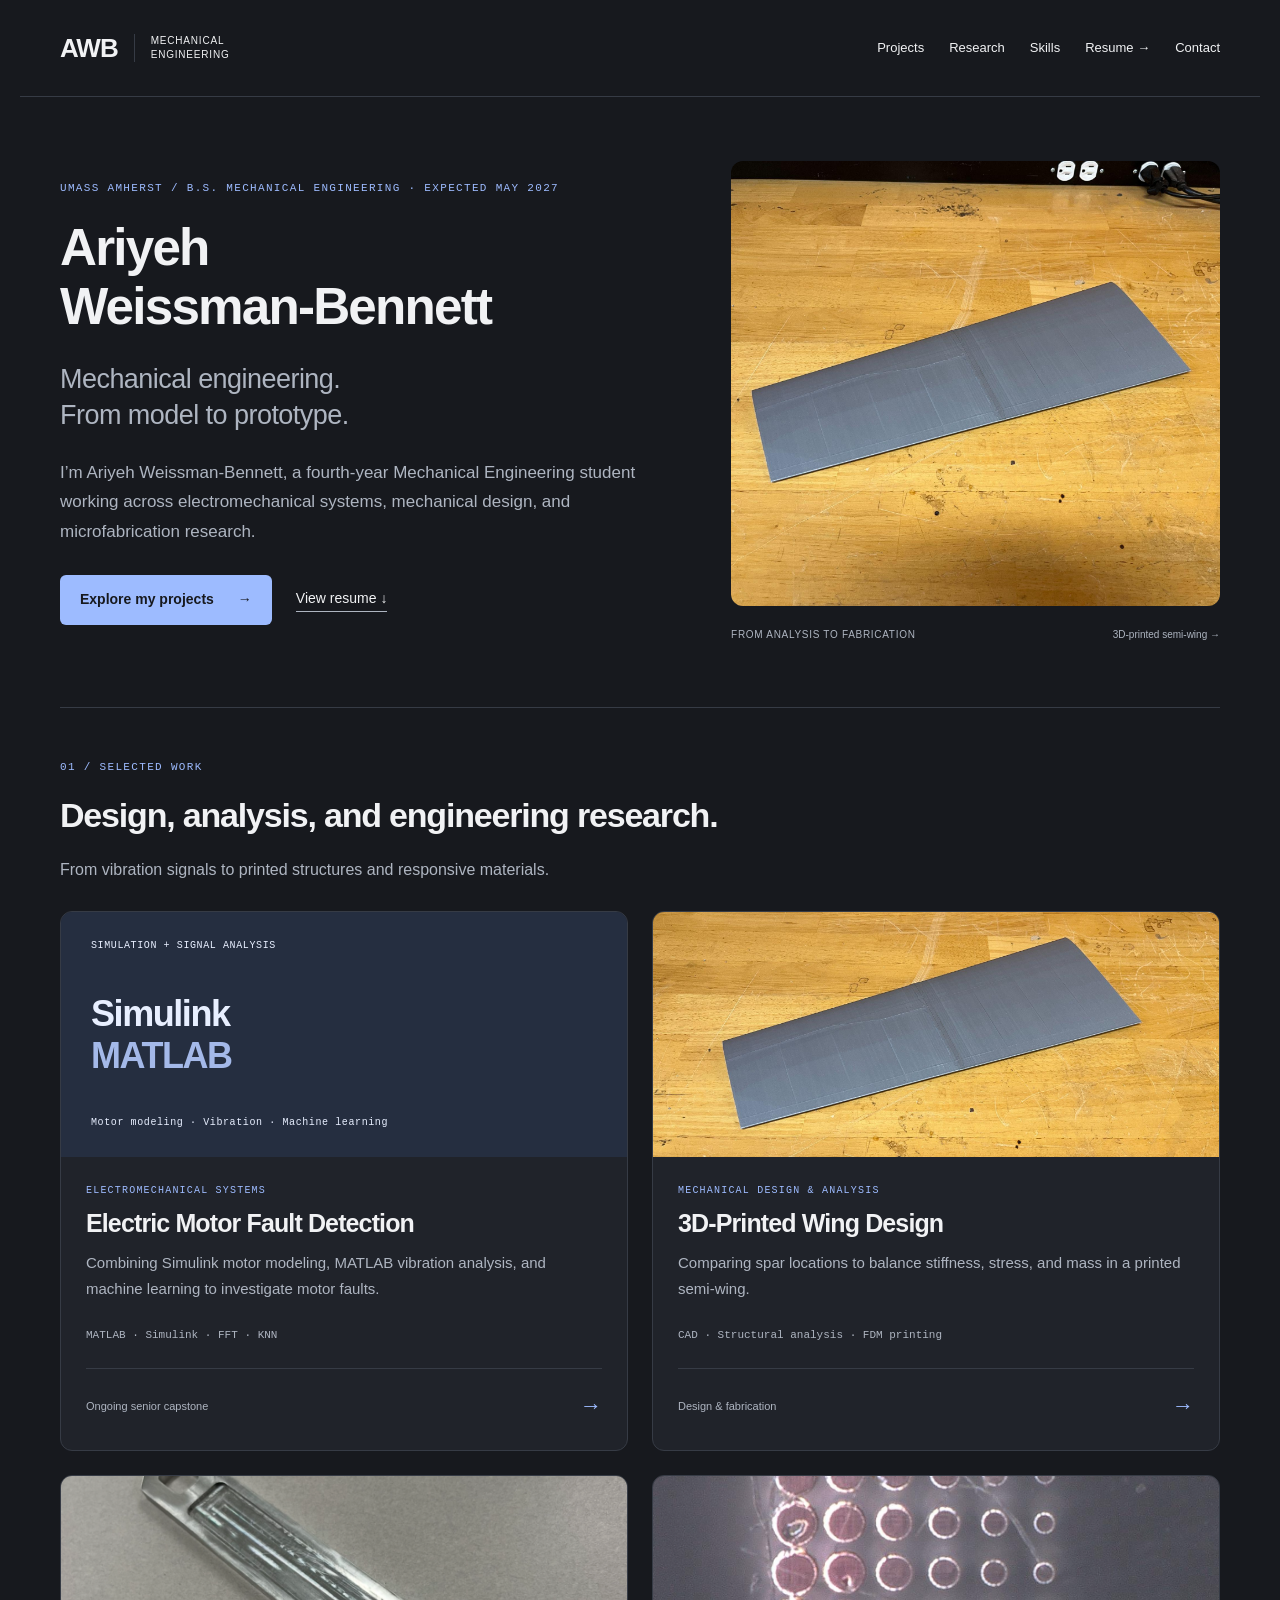
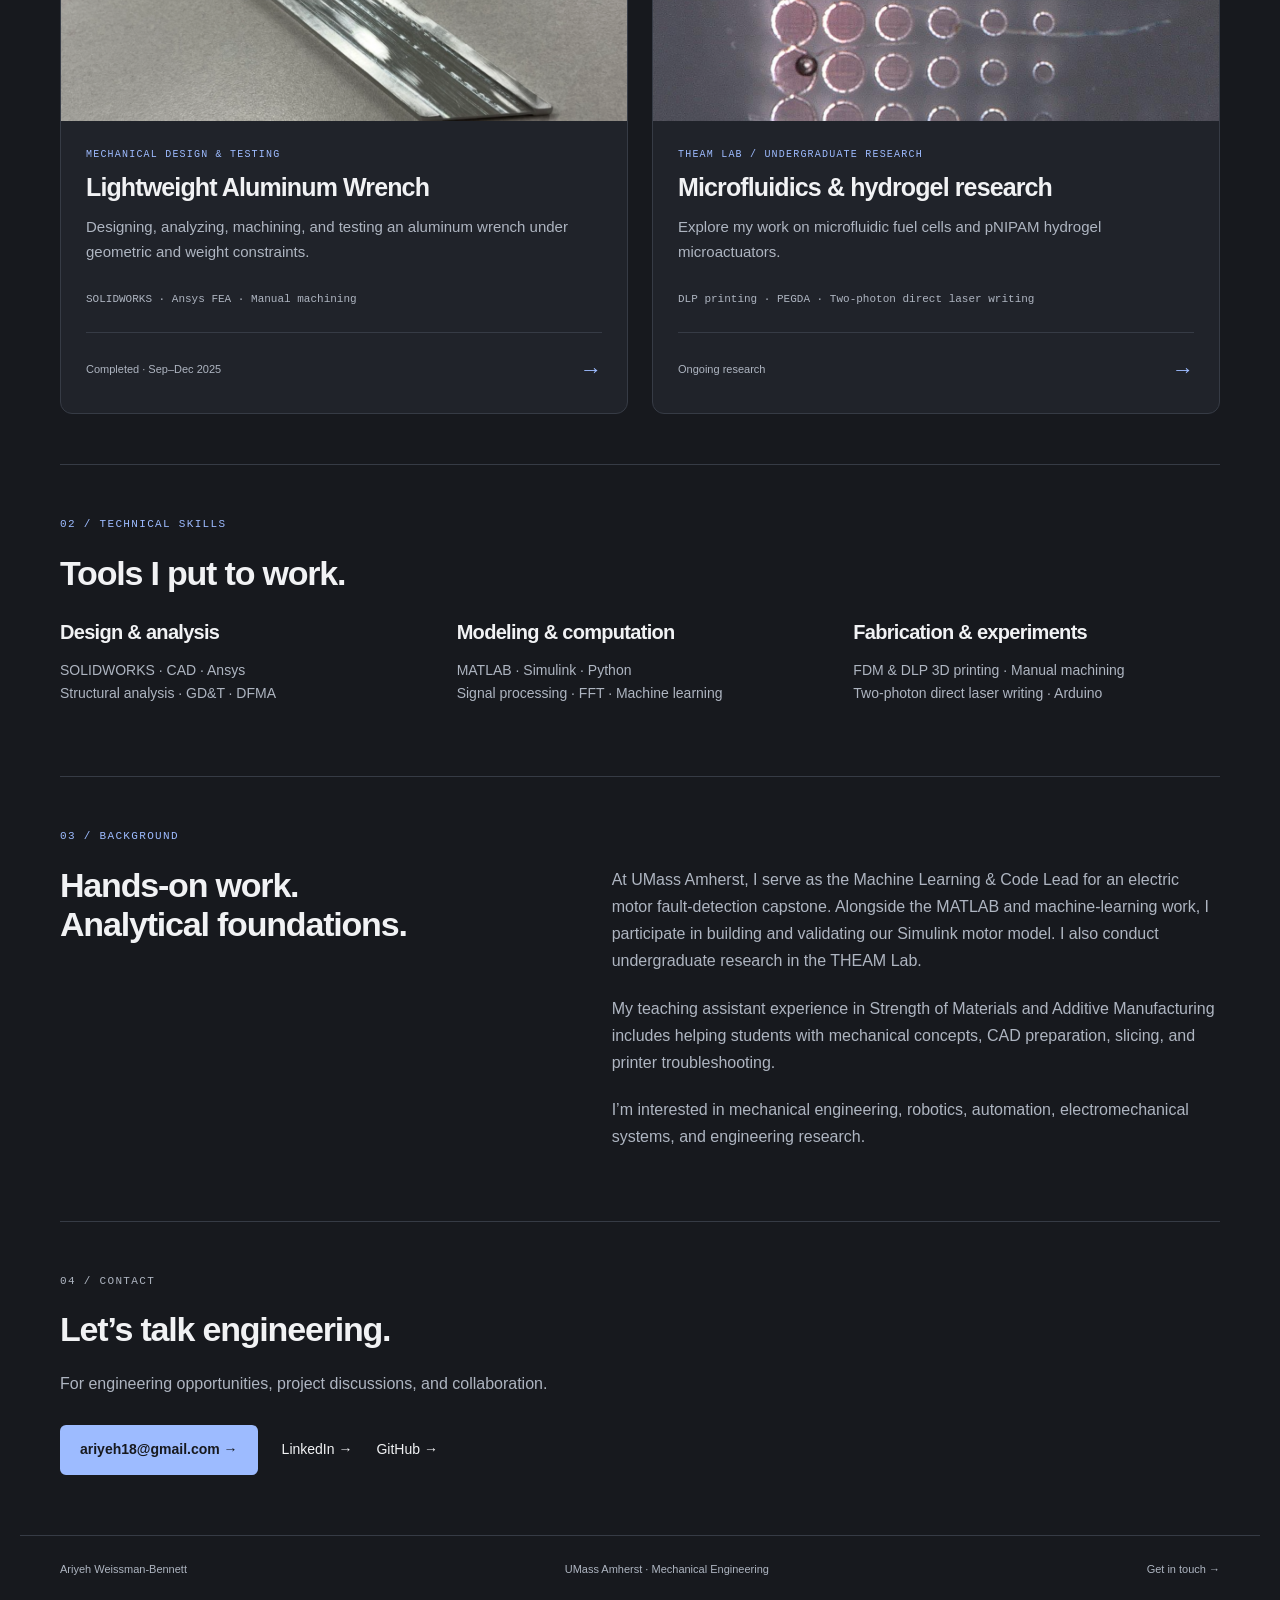
<file: index.html>
<!doctype html>
<html lang="en"><head><meta charset="utf-8"><meta name="viewport" content="width=device-width,initial-scale=1"><meta name="description" content="Engineering projects and research by Ariyeh Weissman-Bennett, a fourth-year Mechanical Engineering student at UMass Amherst."><title>Mechanical Engineering Portfolio | Ariyeh Weissman-Bennett</title><link rel="stylesheet" href="styles.css?v=3"><link rel="icon" href="favicon.svg" type="image/svg+xml"></head><body><a class="skip" href="#main">Skip to content</a><header><a class="brand" href="index.html">AWB<span>Mechanical Engineering</span></a><nav aria-label="Main navigation"><a href="projects.html">Projects</a><a href="research.html">Research</a><a href="index.html#skills">Skills</a><a href="ariyeh-weissman-bennett-resume.pdf">Resume →</a><a href="index.html#contact">Contact</a></nav></header><main id="main"><section class="hero"><div><p class="eyebrow">UMass Amherst / B.S. Mechanical Engineering · Expected May 2027</p><h1>Ariyeh<br>Weissman-Bennett<span class="hero-subtitle">Mechanical engineering.<br>From model to prototype.</span></h1><p class="intro">I’m Ariyeh Weissman-Bennett, a fourth-year Mechanical Engineering student working across electromechanical systems, mechanical design, and microfabrication research.</p><div class="buttons"><a class="button" href="projects.html">Explore my projects <span>→</span></a><a class="text-link" href="ariyeh-weissman-bennett-resume.pdf">View resume ↓</a></div></div><figure class="hero-figure"><img src="wing-built.jpg" alt="Printed semi-wing on a workshop bench, from the team wing report"><figcaption><span>FROM ANALYSIS TO FABRICATION</span><a href="3d-printed-wing-design.html">3D-printed semi-wing →</a></figcaption></figure></section><section class="section"><div class="section-heading"><p class="eyebrow">01 / Selected work</p><h2>Design, analysis, and engineering research.</h2><p>From vibration signals to printed structures and responsive materials.</p></div><div class="project-grid"><a class="project-row" href="electric-motor-fault-detection.html"><div class="card-visual model-visual"><span class="visual-label">SIMULATION + SIGNAL ANALYSIS</span><strong>Simulink<br><span>MATLAB</span></strong><span class="visual-foot">Motor modeling · Vibration · Machine learning</span></div><div class="card-body"><div><span class="eyebrow">Electromechanical systems</span><h3>Electric Motor Fault Detection</h3><p>Combining Simulink motor modeling, MATLAB vibration analysis, and machine learning to investigate motor faults.</p><span class="tags">MATLAB · Simulink · FFT · KNN</span></div><div class="row-end"><span class="status">Ongoing senior capstone</span><span class="arrow" aria-hidden="true">→</span></div></div></a><a class="project-row" href="3d-printed-wing-design.html"><div class="card-visual"><img src="wing-built.jpg" alt="3D-printed semi-wing" loading="lazy"></div><div class="card-body"><div><span class="eyebrow">Mechanical design & analysis</span><h3>3D-Printed Wing Design</h3><p>Comparing spar locations to balance stiffness, stress, and mass in a printed semi-wing.</p><span class="tags">CAD · Structural analysis · FDM printing</span></div><div class="row-end"><span class="status">Design & fabrication</span><span class="arrow" aria-hidden="true">→</span></div></div></a><a class="project-row" href="lightweight-wrench.html"><div class="card-visual"><img src="wrench-machined.png?v=2" alt="Machined aluminum wrench" loading="lazy"></div><div class="card-body"><div><span class="eyebrow">Mechanical design & testing</span><h3>Lightweight Aluminum Wrench</h3><p>Designing, analyzing, machining, and testing an aluminum wrench under geometric and weight constraints.</p><span class="tags">SOLIDWORKS · Ansys FEA · Manual machining</span></div><div class="row-end"><span class="status">Completed · Sep–Dec 2025</span><span class="arrow" aria-hidden="true">→</span></div></div></a><a class="project-row" href="research.html"><div class="card-visual"><img src="pnipam-hydrogel.png" alt="pNIPAM hydrogel microstructures" loading="lazy"></div><div class="card-body"><div><span class="eyebrow">THEAM Lab / Undergraduate research</span><h3>Microfluidics & hydrogel research</h3><p>Explore my work on microfluidic fuel cells and pNIPAM hydrogel microactuators.</p><span class="tags">DLP printing · PEGDA · Two-photon direct laser writing</span></div><div class="row-end"><span class="status">Ongoing research</span><span class="arrow" aria-hidden="true">→</span></div></div></a></div></section><section id="skills" class="section"><div class="section-heading"><p class="eyebrow">02 / Technical skills</p><h2>Tools I put to work.</h2></div><div class="skills-grid"><div><h3>Design & analysis</h3><p>SOLIDWORKS · CAD · Ansys<br>Structural analysis · GD&T · DFMA</p></div><div><h3>Modeling & computation</h3><p>MATLAB · Simulink · Python<br>Signal processing · FFT · Machine learning</p></div><div><h3>Fabrication & experiments</h3><p>FDM & DLP 3D printing · Manual machining<br>Two-photon direct laser writing · Arduino</p></div></div></section><section class="about section"><p class="eyebrow">03 / Background</p><h2>Hands-on work.<br>Analytical foundations.</h2><div><p>At UMass Amherst, I serve as the Machine Learning & Code Lead for an electric motor fault-detection capstone. Alongside the MATLAB and machine-learning work, I participate in building and validating our Simulink motor model. I also conduct undergraduate research in the THEAM Lab.</p><p>My teaching assistant experience in Strength of Materials and Additive Manufacturing includes helping students with mechanical concepts, CAD preparation, slicing, and printer troubleshooting.</p><p>I’m interested in mechanical engineering, robotics, automation, electromechanical systems, and engineering research.</p></div></section><section id="contact" class="contact section"><p class="eyebrow">04 / Contact</p><h2>Let’s talk engineering.</h2><p>For engineering opportunities, project discussions, and collaboration.</p><div class="buttons"><a class="button" href="mailto:ariyeh18@gmail.com">ariyeh18@gmail.com →</a><a href="https://www.linkedin.com/in/ari-weissman-bennett">LinkedIn →</a><a href="https://github.com/AriWB">GitHub →</a></div></section></main><footer><span>Ariyeh Weissman-Bennett</span><span>UMass Amherst · Mechanical Engineering</span><a href="mailto:ariyeh18@gmail.com">Get in touch →</a></footer></body></html>
</file>
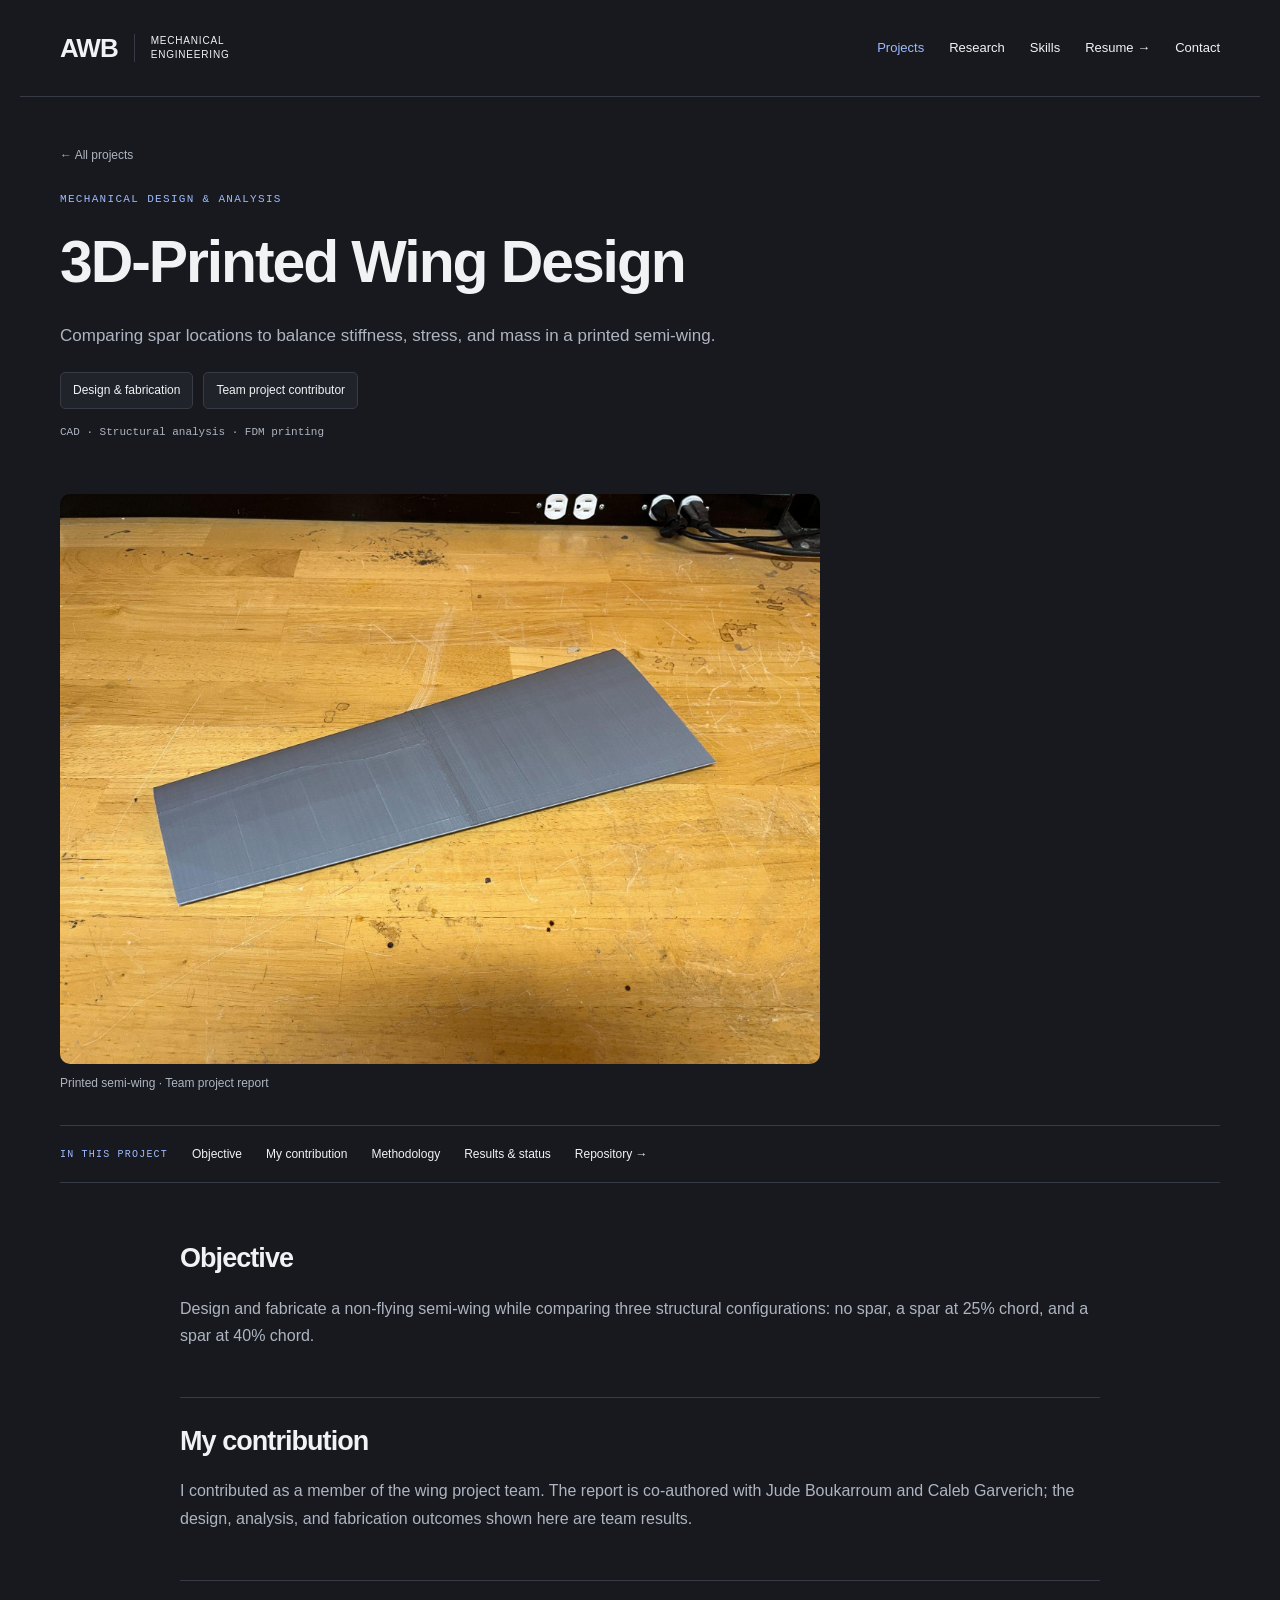
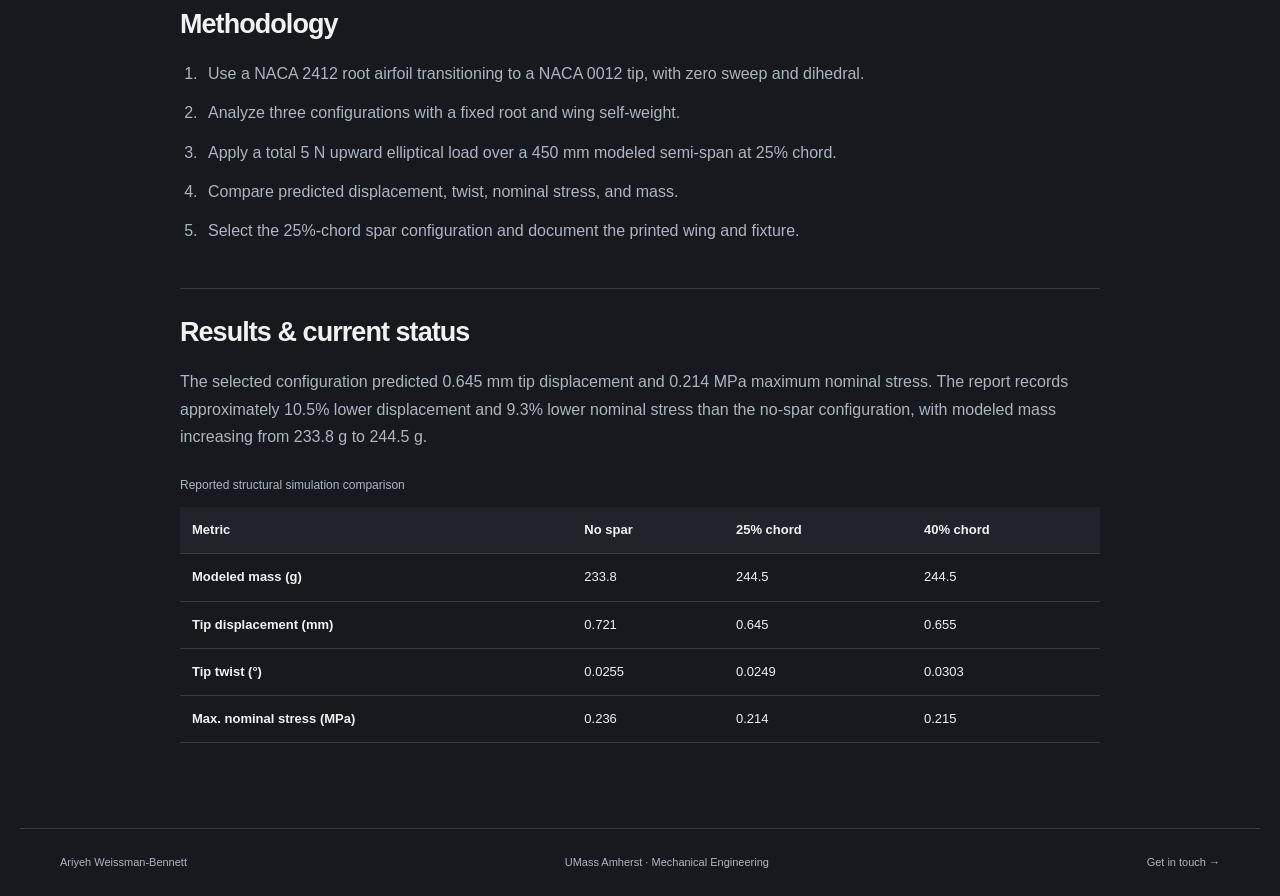
<file: 3d-printed-wing-design.html>
<!doctype html>
<html lang="en"><head><meta charset="utf-8"><meta name="viewport" content="width=device-width,initial-scale=1"><meta name="description" content="Engineering projects and research by Ariyeh Weissman-Bennett, a fourth-year Mechanical Engineering student at UMass Amherst."><title>3D-Printed Wing Design | Ariyeh Weissman-Bennett</title><link rel="stylesheet" href="styles.css?v=3"><link rel="icon" href="favicon.svg" type="image/svg+xml"></head><body><a class="skip" href="#main">Skip to content</a><header><a class="brand" href="index.html">AWB<span>Mechanical Engineering</span></a><nav aria-label="Main navigation"><a href="projects.html" aria-current="page">Projects</a><a href="research.html">Research</a><a href="index.html#skills">Skills</a><a href="ariyeh-weissman-bennett-resume.pdf">Resume →</a><a href="index.html#contact">Contact</a></nav></header><main id="main"><section class="page-title"><a class="back" href="projects.html">← All projects</a><p class="eyebrow">Mechanical design & analysis</p><h1>3D-Printed Wing Design</h1><p class="intro">Comparing spar locations to balance stiffness, stress, and mass in a printed semi-wing.</p><div class="meta"><span>Design & fabrication</span><span>Team project contributor</span></div><p class="tags">CAD · Structural analysis · FDM printing</p></section><figure class="project-image"><img src="wing-built.jpg" alt="Final printed wing from the team report"><figcaption>Printed semi-wing · Team project report</figcaption></figure><div class="case-layout"><aside><p class="eyebrow">In this project</p><a href="#objective">Objective</a><a href="#contribution">My contribution</a><a href="#methodology">Methodology</a><a href="#results">Results & status</a><a href="https://github.com/AriWB/3d-printed-wing-design">Repository →</a></aside><article><section id="objective"><h2>Objective</h2><p>Design and fabricate a non-flying semi-wing while comparing three structural configurations: no spar, a spar at 25% chord, and a spar at 40% chord.</p></section><section id="contribution"><h2>My contribution</h2><p>I contributed as a member of the wing project team. The report is co-authored with Jude Boukarroum and Caleb Garverich; the design, analysis, and fabrication outcomes shown here are team results.</p></section><section id="methodology"><h2>Methodology</h2><ol><li>Use a NACA 2412 root airfoil transitioning to a NACA 0012 tip, with zero sweep and dihedral.</li><li>Analyze three configurations with a fixed root and wing self-weight.</li><li>Apply a total 5 N upward elliptical load over a 450 mm modeled semi-span at 25% chord.</li><li>Compare predicted displacement, twist, nominal stress, and mass.</li><li>Select the 25%-chord spar configuration and document the printed wing and fixture.</li></ol></section><section id="results"><h2>Results & current status</h2><p>The selected configuration predicted 0.645 mm tip displacement and 0.214 MPa maximum nominal stress. The report records approximately 10.5% lower displacement and 9.3% lower nominal stress than the no-spar configuration, with modeled mass increasing from 233.8 g to 244.5 g.</p><div class="table-wrap"><table><caption>Reported structural simulation comparison</caption><thead><tr><th scope="col">Metric</th><th scope="col">No spar</th><th scope="col">25% chord</th><th scope="col">40% chord</th></tr></thead><tbody><tr><th scope="row">Modeled mass (g)</th><td>233.8</td><td>244.5</td><td>244.5</td></tr><tr><th scope="row">Tip displacement (mm)</th><td>0.721</td><td>0.645</td><td>0.655</td></tr><tr><th scope="row">Tip twist (°)</th><td>0.0255</td><td>0.0249</td><td>0.0303</td></tr><tr><th scope="row">Max. nominal stress (MPa)</th><td>0.236</td><td>0.214</td><td>0.215</td></tr></tbody></table></div></section></article></div></main><footer><span>Ariyeh Weissman-Bennett</span><span>UMass Amherst · Mechanical Engineering</span><a href="mailto:ariyeh18@gmail.com">Get in touch →</a></footer></body></html>
</file>
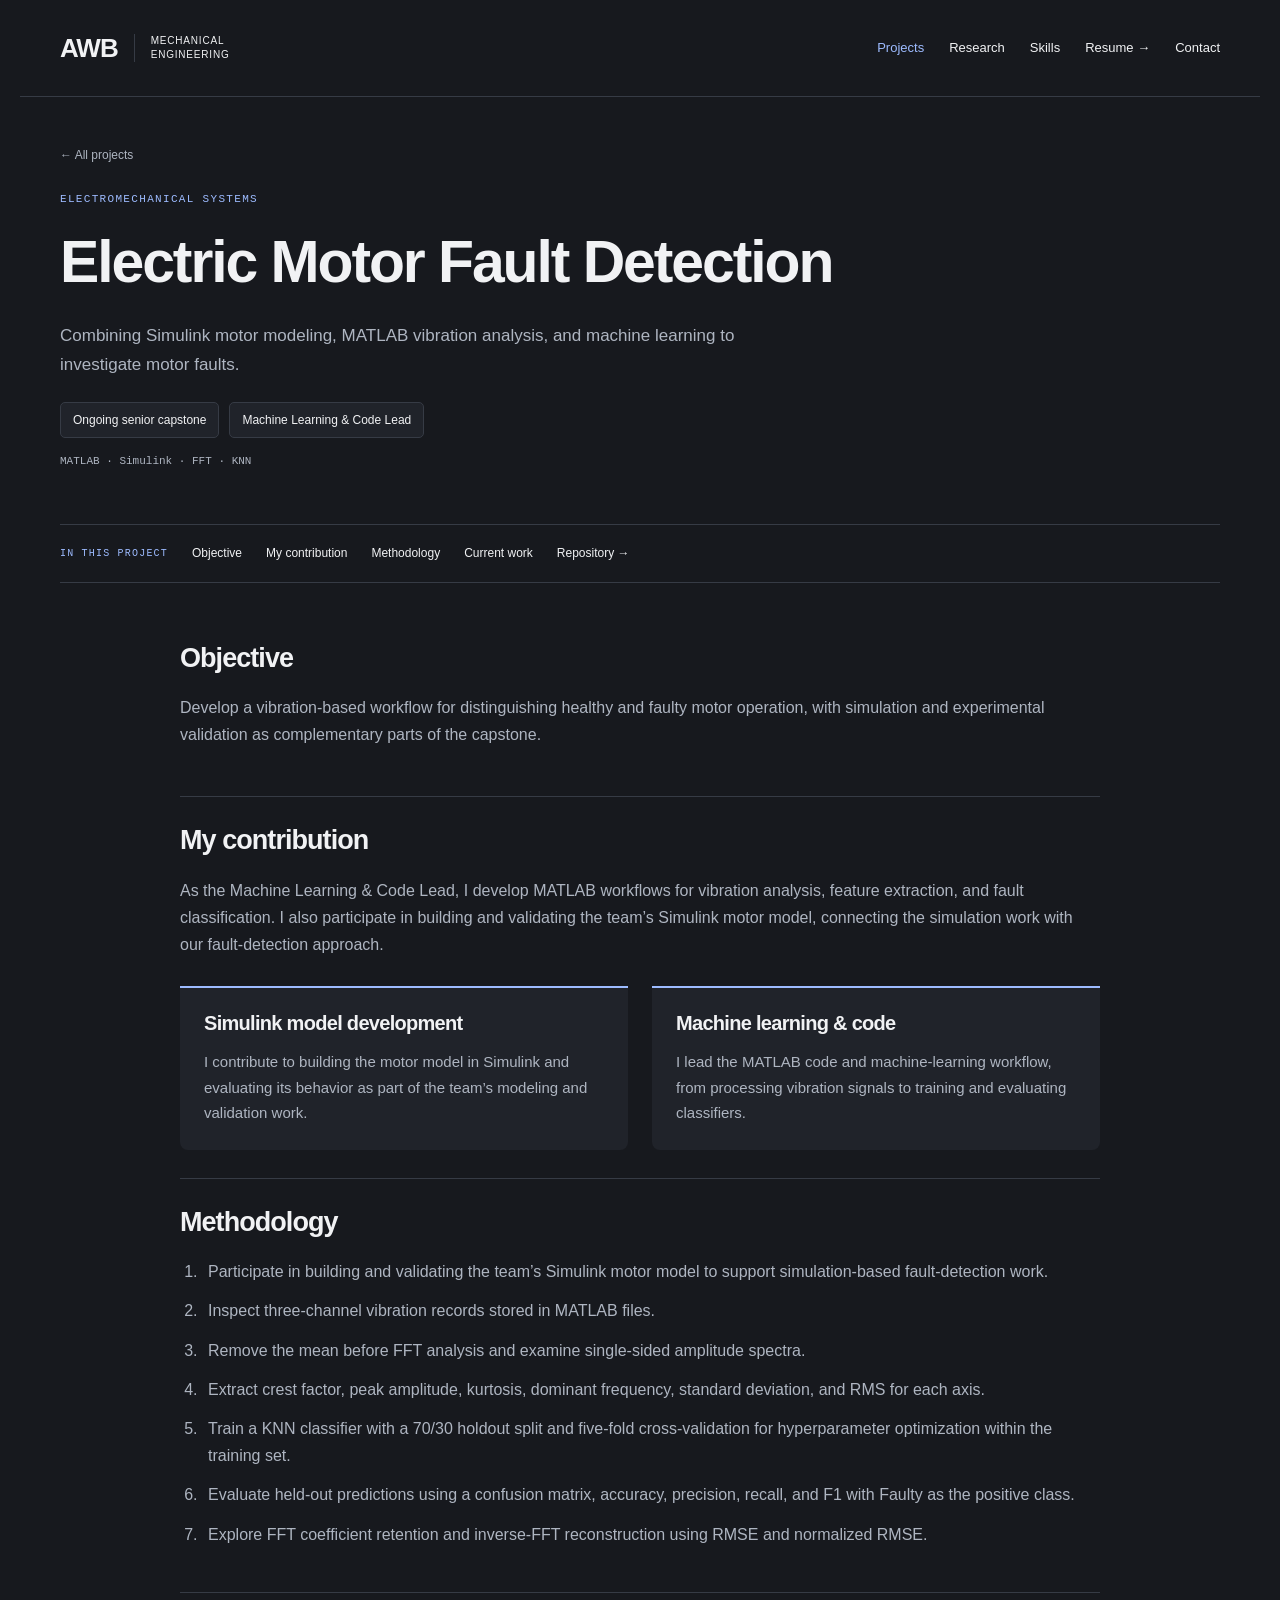
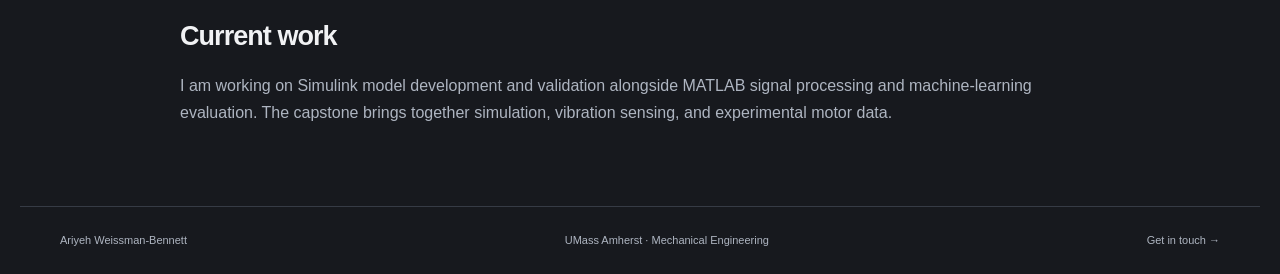
<file: electric-motor-fault-detection.html>
<!doctype html>
<html lang="en"><head><meta charset="utf-8"><meta name="viewport" content="width=device-width,initial-scale=1"><meta name="description" content="Engineering projects and research by Ariyeh Weissman-Bennett, a fourth-year Mechanical Engineering student at UMass Amherst."><title>Electric Motor Fault Detection | Ariyeh Weissman-Bennett</title><link rel="stylesheet" href="styles.css?v=3"><link rel="icon" href="favicon.svg" type="image/svg+xml"></head><body><a class="skip" href="#main">Skip to content</a><header><a class="brand" href="index.html">AWB<span>Mechanical Engineering</span></a><nav aria-label="Main navigation"><a href="projects.html" aria-current="page">Projects</a><a href="research.html">Research</a><a href="index.html#skills">Skills</a><a href="ariyeh-weissman-bennett-resume.pdf">Resume →</a><a href="index.html#contact">Contact</a></nav></header><main id="main"><section class="page-title"><a class="back" href="projects.html">← All projects</a><p class="eyebrow">Electromechanical systems</p><h1>Electric Motor Fault Detection</h1><p class="intro">Combining Simulink motor modeling, MATLAB vibration analysis, and machine learning to investigate motor faults.</p><div class="meta"><span>Ongoing senior capstone</span><span>Machine Learning & Code Lead</span></div><p class="tags">MATLAB · Simulink · FFT · KNN</p></section><div class="case-layout"><aside><p class="eyebrow">In this project</p><a href="#objective">Objective</a><a href="#contribution">My contribution</a><a href="#methodology">Methodology</a><a href="#results">Current work</a><a href="https://github.com/AriWB/electric-motor-fault-detection">Repository →</a></aside><article><section id="objective"><h2>Objective</h2><p>Develop a vibration-based workflow for distinguishing healthy and faulty motor operation, with simulation and experimental validation as complementary parts of the capstone.</p></section><section id="contribution"><h2>My contribution</h2><p>As the Machine Learning & Code Lead, I develop MATLAB workflows for vibration analysis, feature extraction, and fault classification. I also participate in building and validating the team’s Simulink motor model, connecting the simulation work with our fault-detection approach.</p><div class="contribution-grid"><div><h3>Simulink model development</h3><p>I contribute to building the motor model in Simulink and evaluating its behavior as part of the team’s modeling and validation work.</p></div><div><h3>Machine learning & code</h3><p>I lead the MATLAB code and machine-learning workflow, from processing vibration signals to training and evaluating classifiers.</p></div></div></section><section id="methodology"><h2>Methodology</h2><ol><li>Participate in building and validating the team’s Simulink motor model to support simulation-based fault-detection work.</li><li>Inspect three-channel vibration records stored in MATLAB files.</li><li>Remove the mean before FFT analysis and examine single-sided amplitude spectra.</li><li>Extract crest factor, peak amplitude, kurtosis, dominant frequency, standard deviation, and RMS for each axis.</li><li>Train a KNN classifier with a 70/30 holdout split and five-fold cross-validation for hyperparameter optimization within the training set.</li><li>Evaluate held-out predictions using a confusion matrix, accuracy, precision, recall, and F1 with Faulty as the positive class.</li><li>Explore FFT coefficient retention and inverse-FFT reconstruction using RMSE and normalized RMSE.</li></ol></section><section id="results"><h2>Current work</h2><p>I am working on Simulink model development and validation alongside MATLAB signal processing and machine-learning evaluation. The capstone brings together simulation, vibration sensing, and experimental motor data.</p></section></article></div></main><footer><span>Ariyeh Weissman-Bennett</span><span>UMass Amherst · Mechanical Engineering</span><a href="mailto:ariyeh18@gmail.com">Get in touch →</a></footer></body></html>
</file>
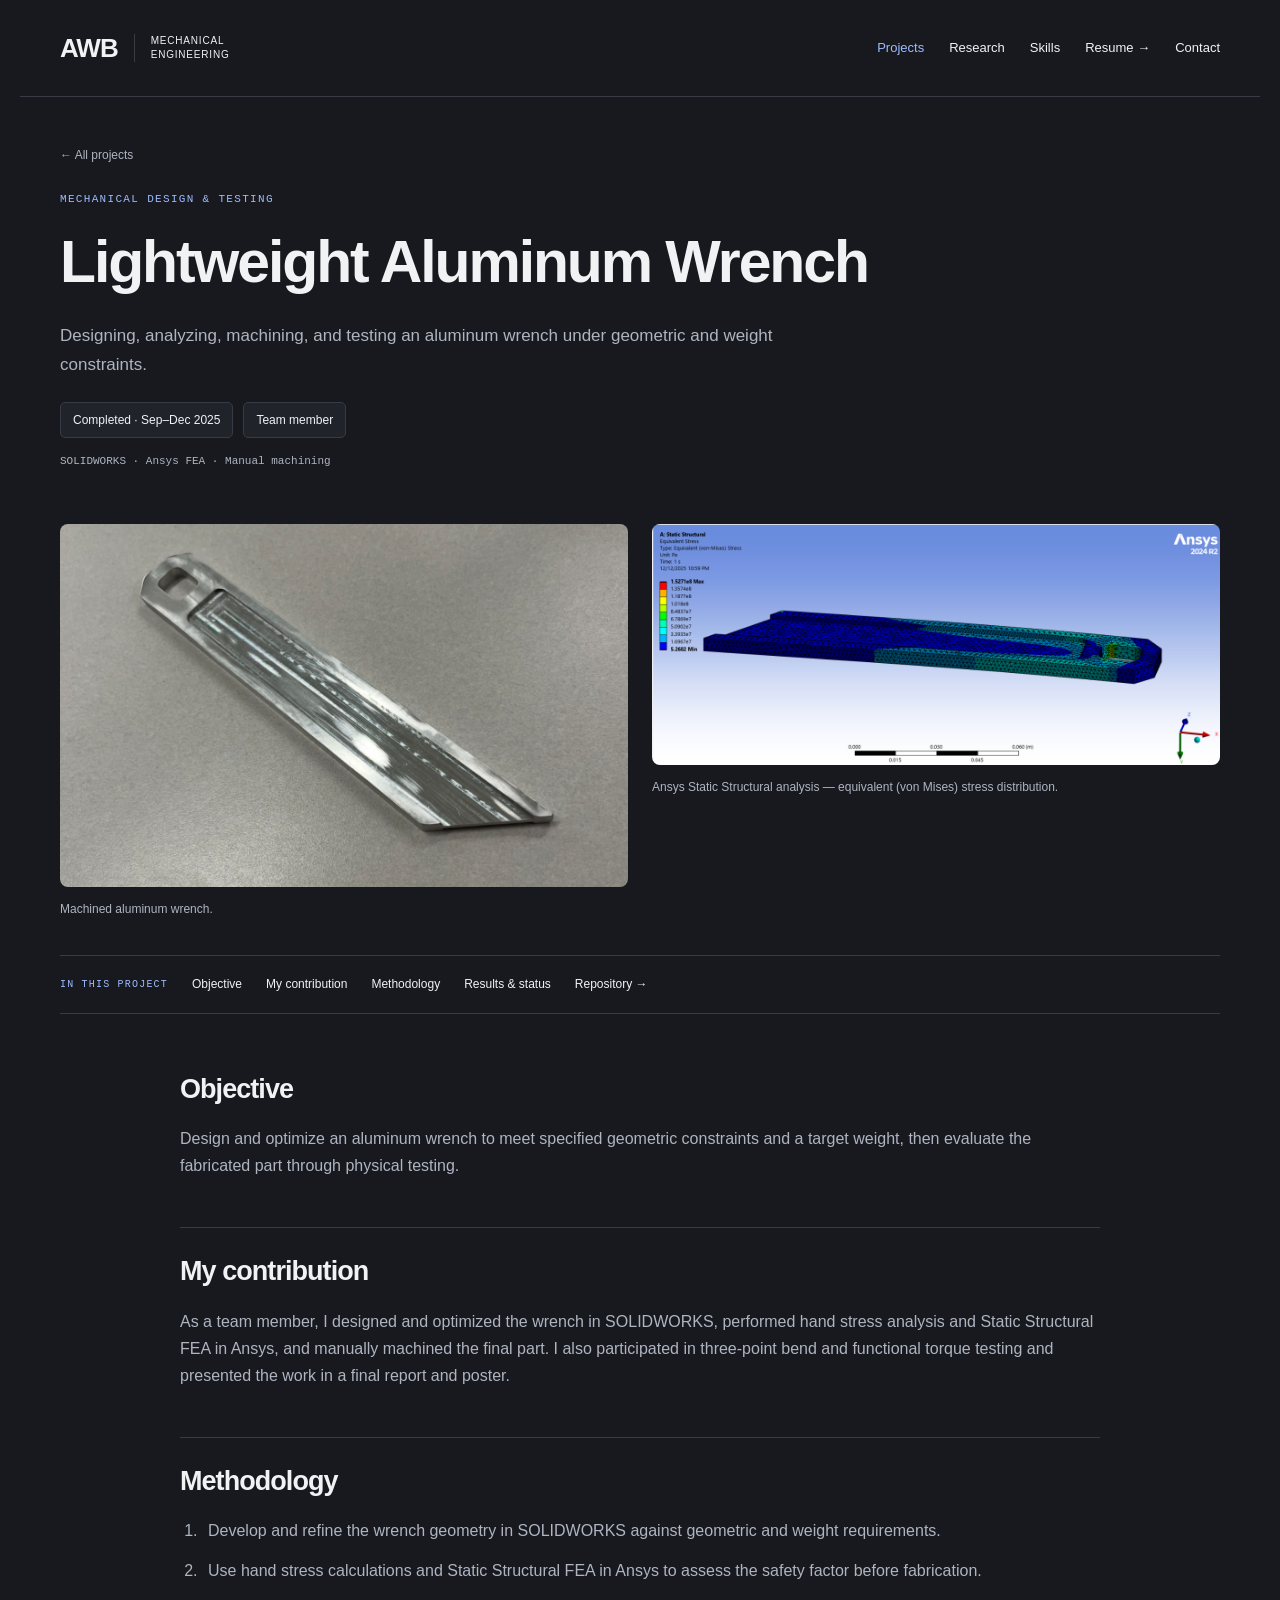
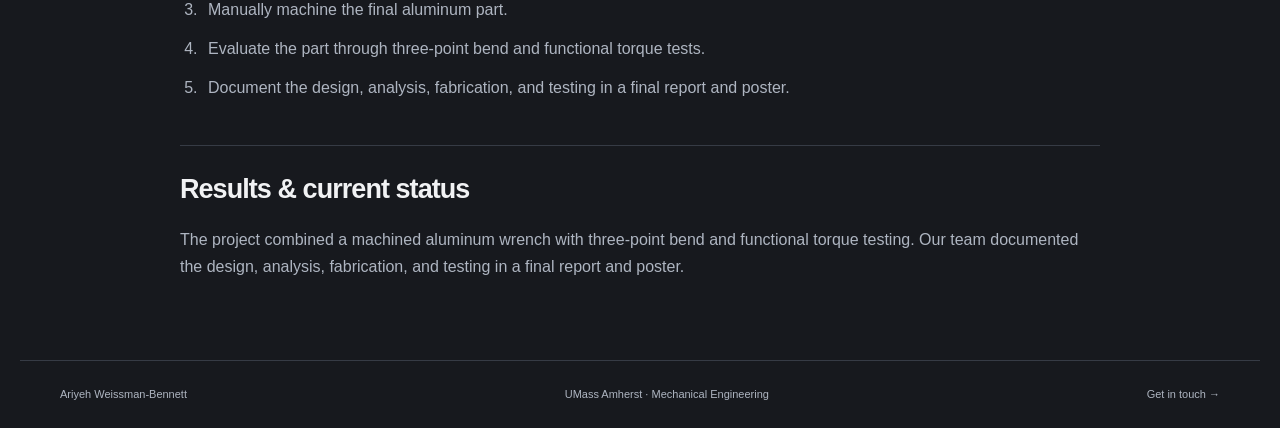
<file: lightweight-wrench.html>
<!doctype html>
<html lang="en"><head><meta charset="utf-8"><meta name="viewport" content="width=device-width,initial-scale=1"><meta name="description" content="Engineering projects and research by Ariyeh Weissman-Bennett, a fourth-year Mechanical Engineering student at UMass Amherst."><title>Lightweight Aluminum Wrench | Ariyeh Weissman-Bennett</title><link rel="stylesheet" href="styles.css?v=3"><link rel="icon" href="favicon.svg" type="image/svg+xml"></head><body><a class="skip" href="#main">Skip to content</a><header><a class="brand" href="index.html">AWB<span>Mechanical Engineering</span></a><nav aria-label="Main navigation"><a href="projects.html" aria-current="page">Projects</a><a href="research.html">Research</a><a href="index.html#skills">Skills</a><a href="ariyeh-weissman-bennett-resume.pdf">Resume →</a><a href="index.html#contact">Contact</a></nav></header><main id="main"><section class="page-title"><a class="back" href="projects.html">← All projects</a><p class="eyebrow">Mechanical design & testing</p><h1>Lightweight Aluminum Wrench</h1><p class="intro">Designing, analyzing, machining, and testing an aluminum wrench under geometric and weight constraints.</p><div class="meta"><span>Completed · Sep–Dec 2025</span><span>Team member</span></div><p class="tags">SOLIDWORKS · Ansys FEA · Manual machining</p></section><section aria-label="Wrench project images" style="margin-bottom:56px"><figure style="margin:0 0 32px;max-width:900px"><img src="wrench-machined.png?v=2" alt="Manually machined aluminum wrench with recessed handle" style="display:block;width:100%;height:auto;border-radius:3px"><figcaption style="margin-top:12px">Machined aluminum wrench.</figcaption></figure><figure style="margin:0;max-width:1100px"><img src="wrench-ansys-stress.png" alt="Ansys equivalent stress contour and finite element mesh of the wrench" style="display:block;width:100%;height:auto;border-radius:3px"><figcaption style="margin-top:12px">Ansys Static Structural analysis — equivalent (von Mises) stress distribution.</figcaption></figure></section><div class="case-layout"><aside><p class="eyebrow">In this project</p><a href="#objective">Objective</a><a href="#contribution">My contribution</a><a href="#methodology">Methodology</a><a href="#results">Results & status</a><a href="https://github.com/AriWB/lightweight-wrench">Repository →</a></aside><article><section id="objective"><h2>Objective</h2><p>Design and optimize an aluminum wrench to meet specified geometric constraints and a target weight, then evaluate the fabricated part through physical testing.</p></section><section id="contribution"><h2>My contribution</h2><p>As a team member, I designed and optimized the wrench in SOLIDWORKS, performed hand stress analysis and Static Structural FEA in Ansys, and manually machined the final part. I also participated in three-point bend and functional torque testing and presented the work in a final report and poster.</p></section><section id="methodology"><h2>Methodology</h2><ol><li>Develop and refine the wrench geometry in SOLIDWORKS against geometric and weight requirements.</li><li>Use hand stress calculations and Static Structural FEA in Ansys to assess the safety factor before fabrication.</li><li>Manually machine the final aluminum part.</li><li>Evaluate the part through three-point bend and functional torque tests.</li><li>Document the design, analysis, fabrication, and testing in a final report and poster.</li></ol></section><section id="results"><h2>Results & current status</h2><p>The project combined a machined aluminum wrench with three-point bend and functional torque testing. Our team documented the design, analysis, fabrication, and testing in a final report and poster.</p></section></article></div></main><footer><span>Ariyeh Weissman-Bennett</span><span>UMass Amherst · Mechanical Engineering</span><a href="mailto:ariyeh18@gmail.com">Get in touch →</a></footer></body></html>
</file>
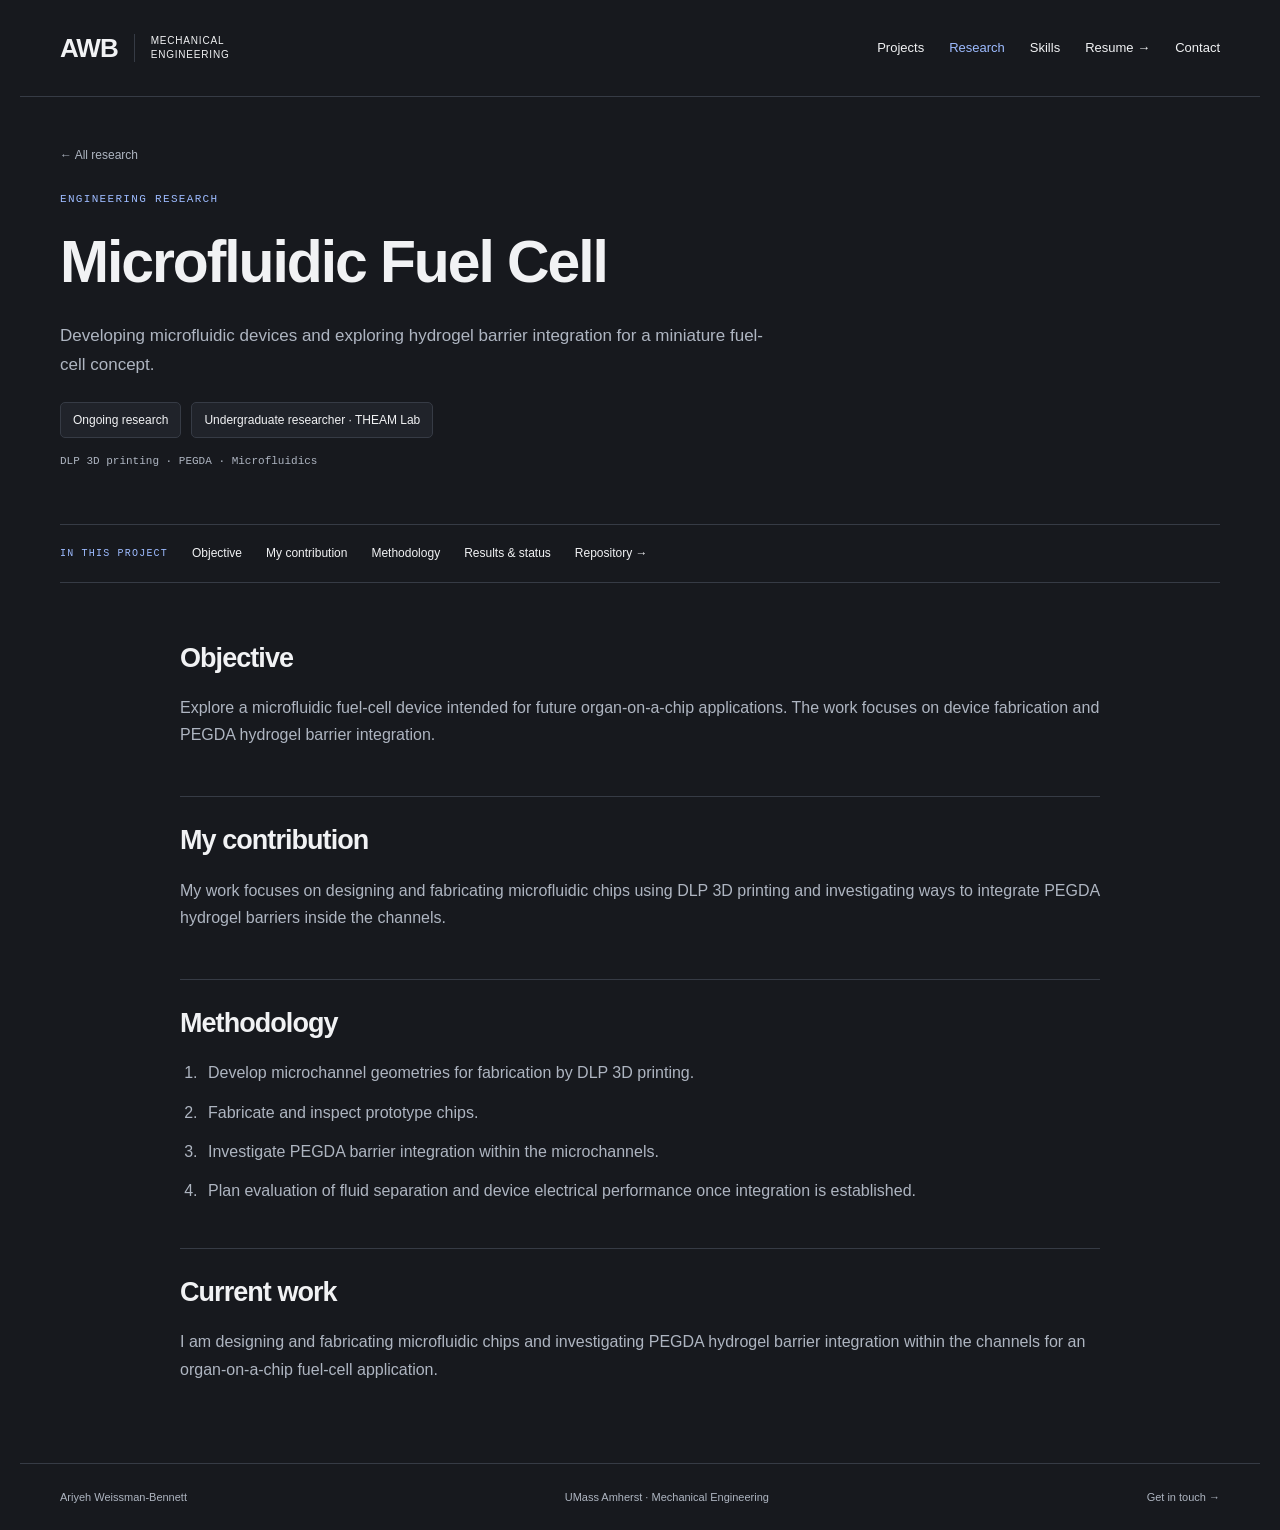
<file: microfluidic-fuel-cell.html>
<!doctype html>
<html lang="en"><head><meta charset="utf-8"><meta name="viewport" content="width=device-width,initial-scale=1"><meta name="description" content="Engineering projects and research by Ariyeh Weissman-Bennett, a fourth-year Mechanical Engineering student at UMass Amherst."><title>Microfluidic Fuel Cell | Ariyeh Weissman-Bennett</title><link rel="stylesheet" href="styles.css?v=3"><link rel="icon" href="favicon.svg" type="image/svg+xml"></head><body><a class="skip" href="#main">Skip to content</a><header><a class="brand" href="index.html">AWB<span>Mechanical Engineering</span></a><nav aria-label="Main navigation"><a href="projects.html">Projects</a><a href="research.html" aria-current="page">Research</a><a href="index.html#skills">Skills</a><a href="ariyeh-weissman-bennett-resume.pdf">Resume →</a><a href="index.html#contact">Contact</a></nav></header><main id="main"><section class="page-title"><a class="back" href="research.html">← All research</a><p class="eyebrow">Engineering research</p><h1>Microfluidic Fuel Cell</h1><p class="intro">Developing microfluidic devices and exploring hydrogel barrier integration for a miniature fuel-cell concept.</p><div class="meta"><span>Ongoing research</span><span>Undergraduate researcher · THEAM Lab</span></div><p class="tags">DLP 3D printing · PEGDA · Microfluidics</p></section><div class="case-layout"><aside><p class="eyebrow">In this project</p><a href="#objective">Objective</a><a href="#contribution">My contribution</a><a href="#methodology">Methodology</a><a href="#results">Results & status</a><a href="https://github.com/AriWB/microfluidic-fuel-cell">Repository →</a></aside><article><section id="objective"><h2>Objective</h2><p>Explore a microfluidic fuel-cell device intended for future organ-on-a-chip applications. The work focuses on device fabrication and PEGDA hydrogel barrier integration.</p></section><section id="contribution"><h2>My contribution</h2><p>My work focuses on designing and fabricating microfluidic chips using DLP 3D printing and investigating ways to integrate PEGDA hydrogel barriers inside the channels.</p></section><section id="methodology"><h2>Methodology</h2><ol><li>Develop microchannel geometries for fabrication by DLP 3D printing.</li><li>Fabricate and inspect prototype chips.</li><li>Investigate PEGDA barrier integration within the microchannels.</li><li>Plan evaluation of fluid separation and device electrical performance once integration is established.</li></ol></section><section id="results"><h2>Current work</h2><p>I am designing and fabricating microfluidic chips and investigating PEGDA hydrogel barrier integration within the channels for an organ-on-a-chip fuel-cell application.</p></section></article></div></main><footer><span>Ariyeh Weissman-Bennett</span><span>UMass Amherst · Mechanical Engineering</span><a href="mailto:ariyeh18@gmail.com">Get in touch →</a></footer></body></html>
</file>
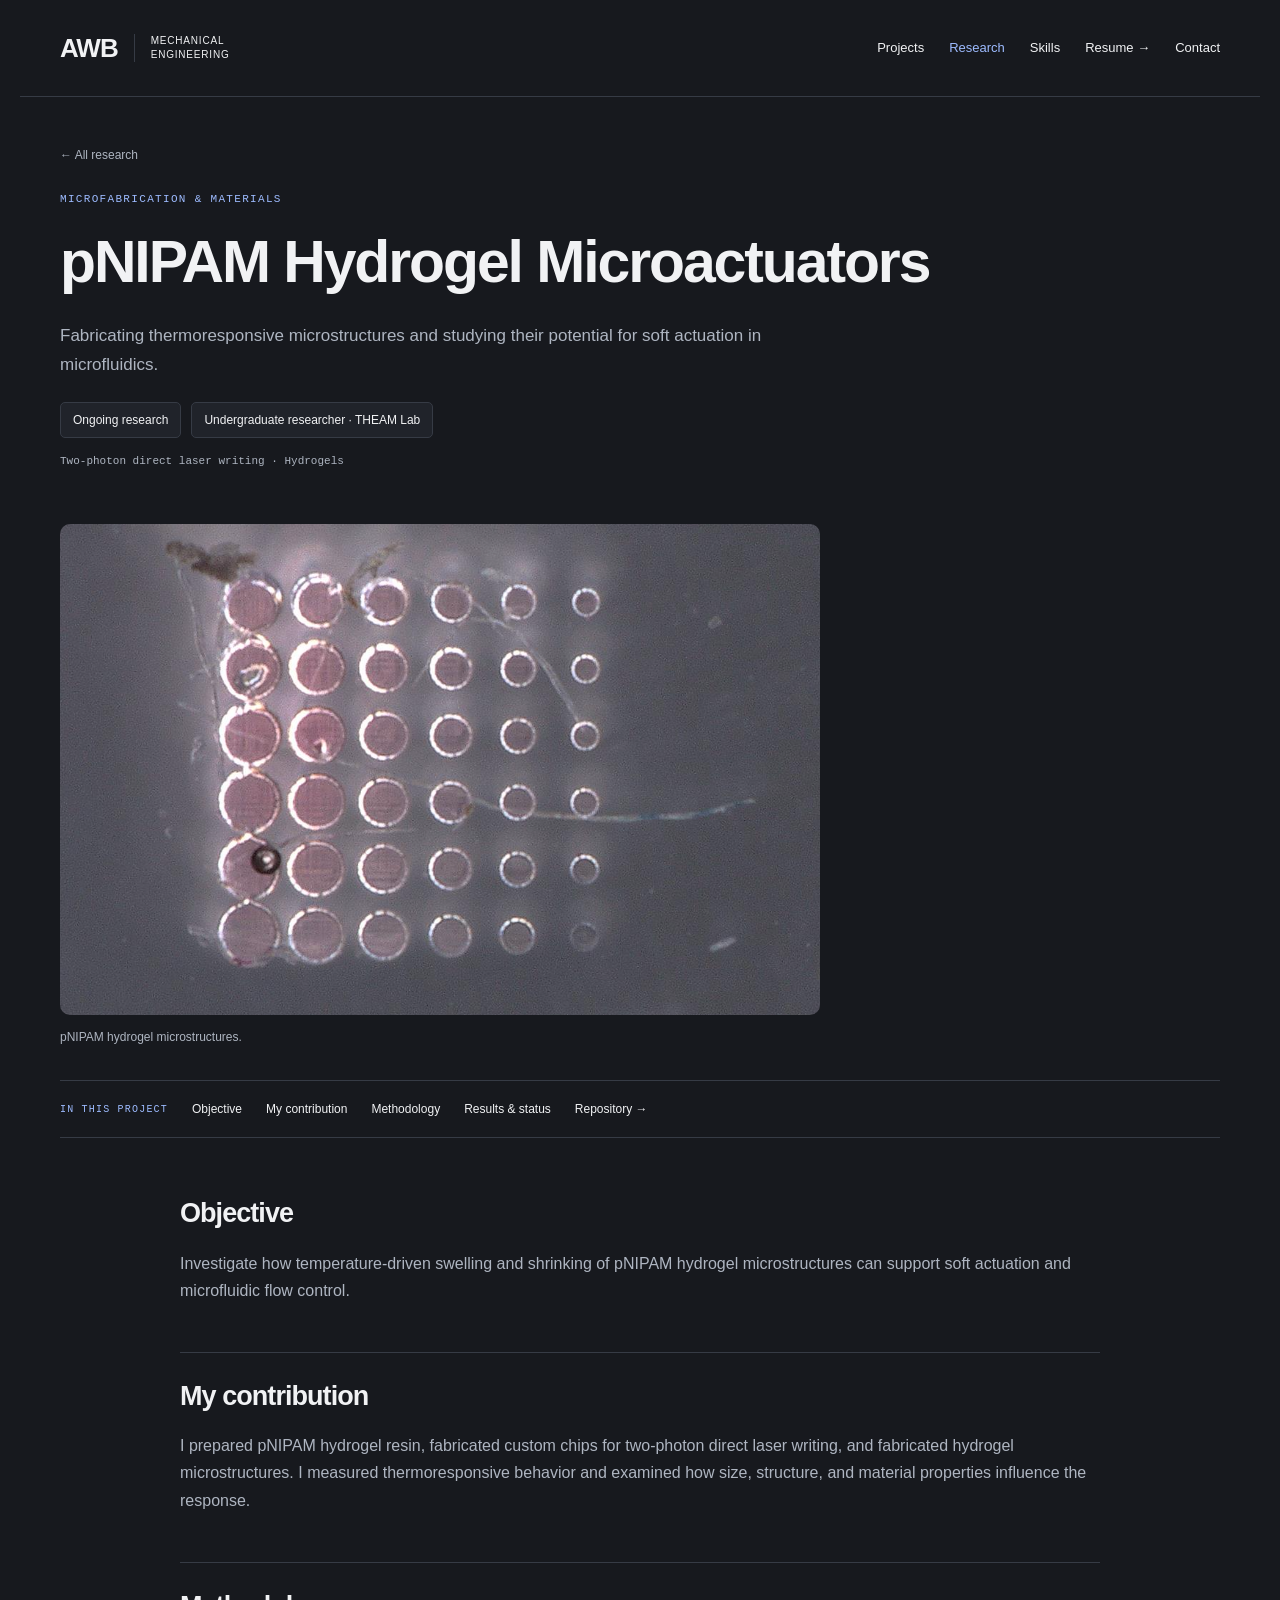
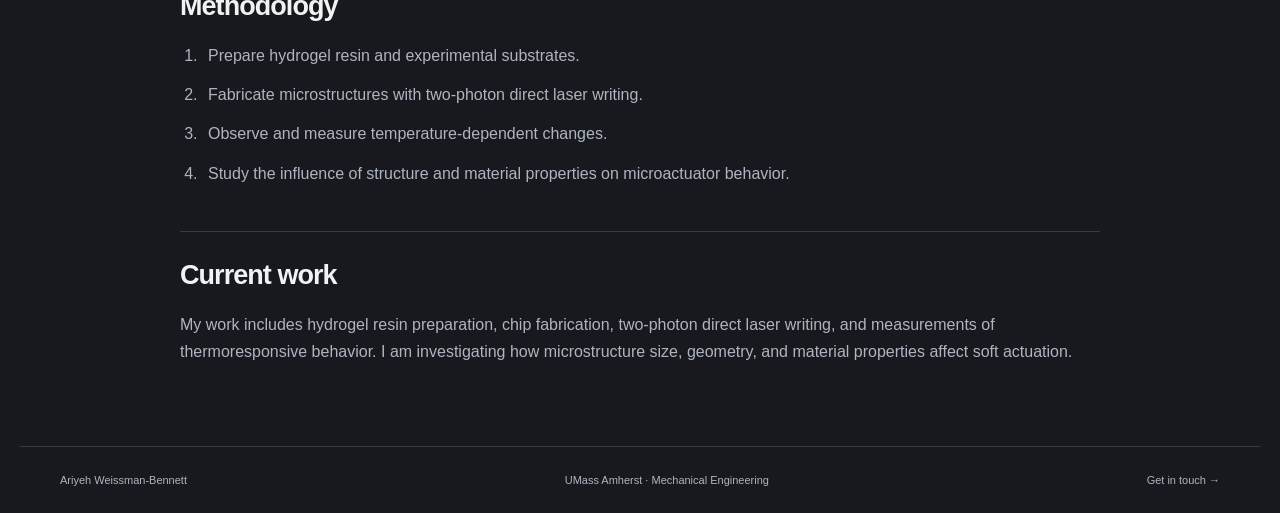
<file: pnipam-hydrogel-microactuators.html>
<!doctype html>
<html lang="en"><head><meta charset="utf-8"><meta name="viewport" content="width=device-width,initial-scale=1"><meta name="description" content="Engineering projects and research by Ariyeh Weissman-Bennett, a fourth-year Mechanical Engineering student at UMass Amherst."><title>pNIPAM Hydrogel Microactuators | Ariyeh Weissman-Bennett</title><link rel="stylesheet" href="styles.css?v=3"><link rel="icon" href="favicon.svg" type="image/svg+xml"></head><body><a class="skip" href="#main">Skip to content</a><header><a class="brand" href="index.html">AWB<span>Mechanical Engineering</span></a><nav aria-label="Main navigation"><a href="projects.html">Projects</a><a href="research.html" aria-current="page">Research</a><a href="index.html#skills">Skills</a><a href="ariyeh-weissman-bennett-resume.pdf">Resume →</a><a href="index.html#contact">Contact</a></nav></header><main id="main"><section class="page-title"><a class="back" href="research.html">← All research</a><p class="eyebrow">Microfabrication & materials</p><h1>pNIPAM Hydrogel Microactuators</h1><p class="intro">Fabricating thermoresponsive microstructures and studying their potential for soft actuation in microfluidics.</p><div class="meta"><span>Ongoing research</span><span>Undergraduate researcher · THEAM Lab</span></div><p class="tags">Two-photon direct laser writing · Hydrogels</p></section><figure style="margin:0 0 56px;max-width:900px"><img src="pnipam-hydrogel.png" alt="Array of circular pNIPAM hydrogel microstructures" style="display:block;width:100%;height:auto;border-radius:3px"><figcaption style="margin-top:12px">pNIPAM hydrogel microstructures.</figcaption></figure><div class="case-layout"><aside><p class="eyebrow">In this project</p><a href="#objective">Objective</a><a href="#contribution">My contribution</a><a href="#methodology">Methodology</a><a href="#results">Results & status</a><a href="https://github.com/AriWB/pnipam-hydrogel-microactuators">Repository →</a></aside><article><section id="objective"><h2>Objective</h2><p>Investigate how temperature-driven swelling and shrinking of pNIPAM hydrogel microstructures can support soft actuation and microfluidic flow control.</p></section><section id="contribution"><h2>My contribution</h2><p>I prepared pNIPAM hydrogel resin, fabricated custom chips for two-photon direct laser writing, and fabricated hydrogel microstructures. I measured thermoresponsive behavior and examined how size, structure, and material properties influence the response.</p></section><section id="methodology"><h2>Methodology</h2><ol><li>Prepare hydrogel resin and experimental substrates.</li><li>Fabricate microstructures with two-photon direct laser writing.</li><li>Observe and measure temperature-dependent changes.</li><li>Study the influence of structure and material properties on microactuator behavior.</li></ol></section><section id="results"><h2>Current work</h2><p>My work includes hydrogel resin preparation, chip fabrication, two-photon direct laser writing, and measurements of thermoresponsive behavior. I am investigating how microstructure size, geometry, and material properties affect soft actuation.</p></section></article></div></main><footer><span>Ariyeh Weissman-Bennett</span><span>UMass Amherst · Mechanical Engineering</span><a href="mailto:ariyeh18@gmail.com">Get in touch →</a></footer></body></html>
</file>
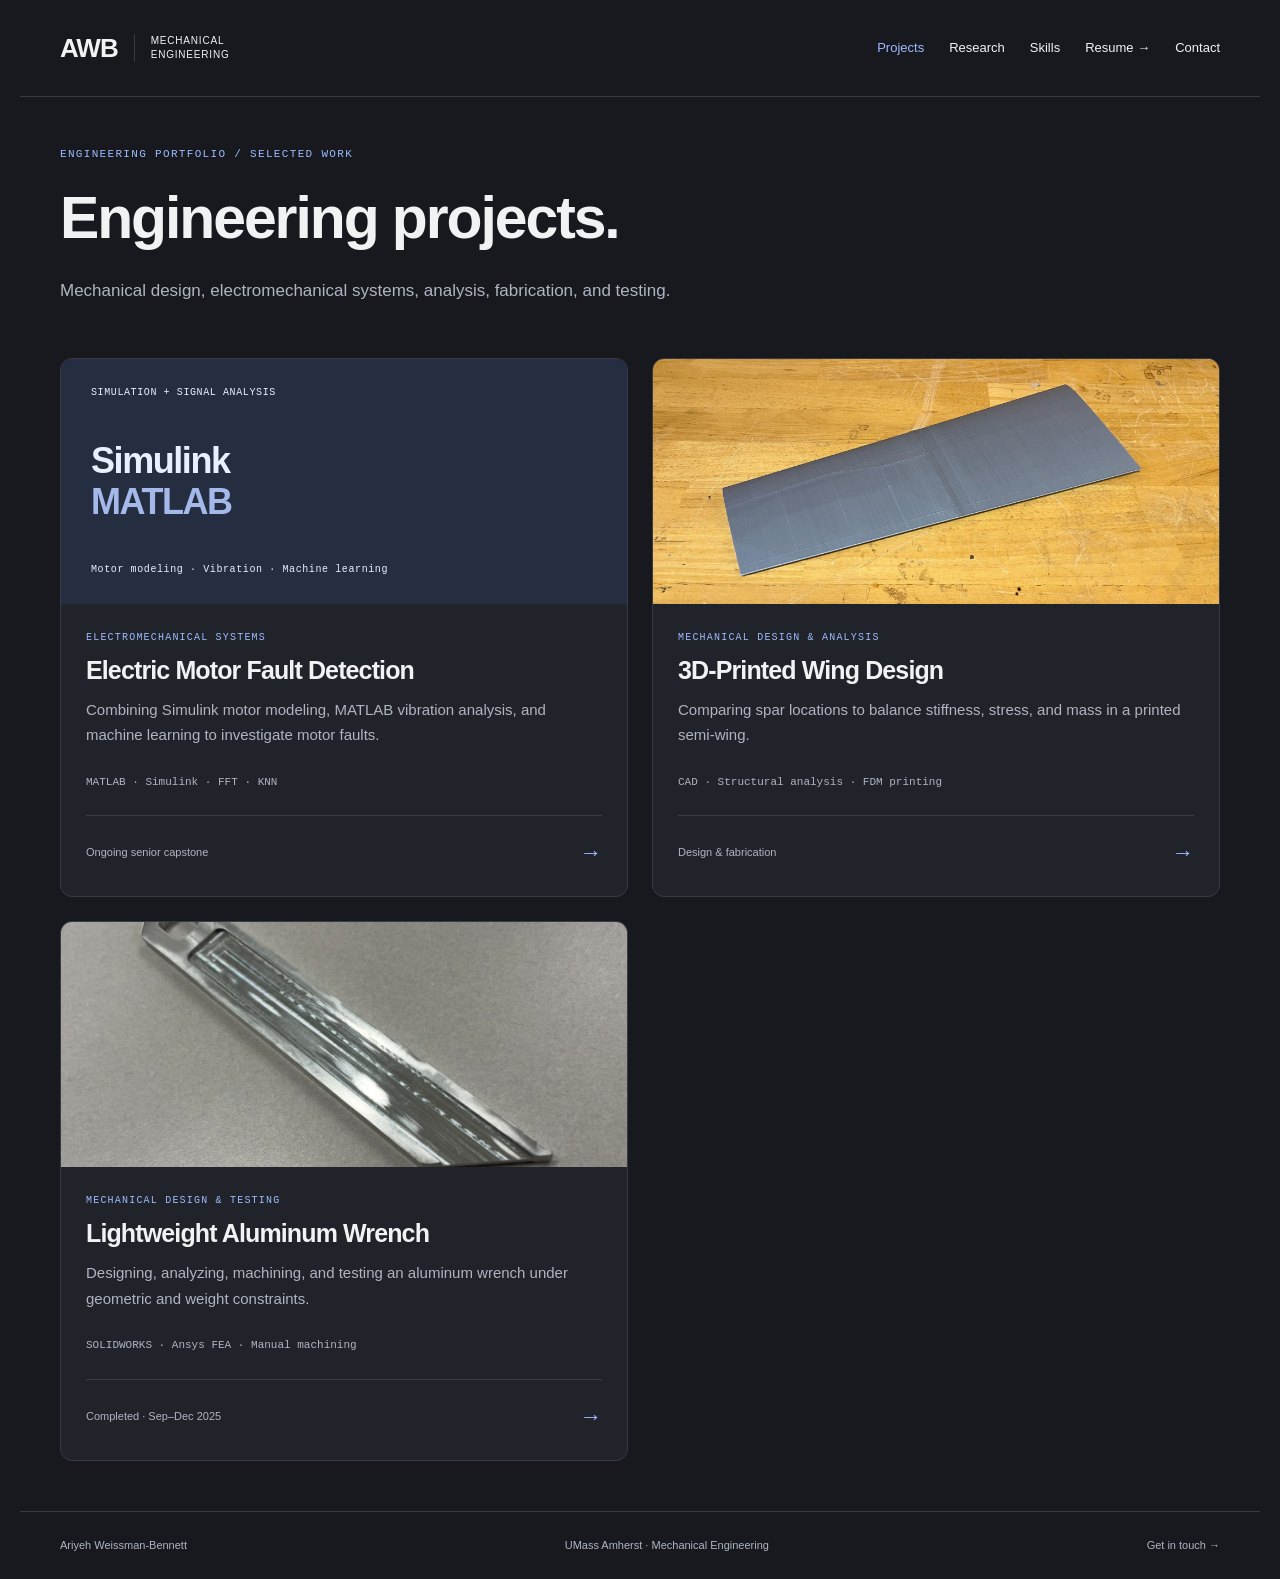
<file: projects.html>
<!doctype html>
<html lang="en"><head><meta charset="utf-8"><meta name="viewport" content="width=device-width,initial-scale=1"><meta name="description" content="Engineering projects and research by Ariyeh Weissman-Bennett, a fourth-year Mechanical Engineering student at UMass Amherst."><title>Projects | Ariyeh Weissman-Bennett</title><link rel="stylesheet" href="styles.css?v=3"><link rel="icon" href="favicon.svg" type="image/svg+xml"></head><body><a class="skip" href="#main">Skip to content</a><header><a class="brand" href="index.html">AWB<span>Mechanical Engineering</span></a><nav aria-label="Main navigation"><a href="projects.html" aria-current="page">Projects</a><a href="research.html">Research</a><a href="index.html#skills">Skills</a><a href="ariyeh-weissman-bennett-resume.pdf">Resume →</a><a href="index.html#contact">Contact</a></nav></header><main id="main"><section class="page-title"><p class="eyebrow">Engineering portfolio / Selected work</p><h1>Engineering projects.</h1><p class="intro">Mechanical design, electromechanical systems, analysis, fabrication, and testing.</p></section><section class="section project-list"><div class="project-grid"><a class="project-row" href="electric-motor-fault-detection.html"><div class="card-visual model-visual"><span class="visual-label">SIMULATION + SIGNAL ANALYSIS</span><strong>Simulink<br><span>MATLAB</span></strong><span class="visual-foot">Motor modeling · Vibration · Machine learning</span></div><div class="card-body"><div><span class="eyebrow">Electromechanical systems</span><h3>Electric Motor Fault Detection</h3><p>Combining Simulink motor modeling, MATLAB vibration analysis, and machine learning to investigate motor faults.</p><span class="tags">MATLAB · Simulink · FFT · KNN</span></div><div class="row-end"><span class="status">Ongoing senior capstone</span><span class="arrow" aria-hidden="true">→</span></div></div></a><a class="project-row" href="3d-printed-wing-design.html"><div class="card-visual"><img src="wing-built.jpg" alt="3D-printed semi-wing" loading="lazy"></div><div class="card-body"><div><span class="eyebrow">Mechanical design & analysis</span><h3>3D-Printed Wing Design</h3><p>Comparing spar locations to balance stiffness, stress, and mass in a printed semi-wing.</p><span class="tags">CAD · Structural analysis · FDM printing</span></div><div class="row-end"><span class="status">Design & fabrication</span><span class="arrow" aria-hidden="true">→</span></div></div></a><a class="project-row" href="lightweight-wrench.html"><div class="card-visual"><img src="wrench-machined.png?v=2" alt="Machined aluminum wrench" loading="lazy"></div><div class="card-body"><div><span class="eyebrow">Mechanical design & testing</span><h3>Lightweight Aluminum Wrench</h3><p>Designing, analyzing, machining, and testing an aluminum wrench under geometric and weight constraints.</p><span class="tags">SOLIDWORKS · Ansys FEA · Manual machining</span></div><div class="row-end"><span class="status">Completed · Sep–Dec 2025</span><span class="arrow" aria-hidden="true">→</span></div></div></a></div></section></main><footer><span>Ariyeh Weissman-Bennett</span><span>UMass Amherst · Mechanical Engineering</span><a href="mailto:ariyeh18@gmail.com">Get in touch →</a></footer></body></html>
</file>
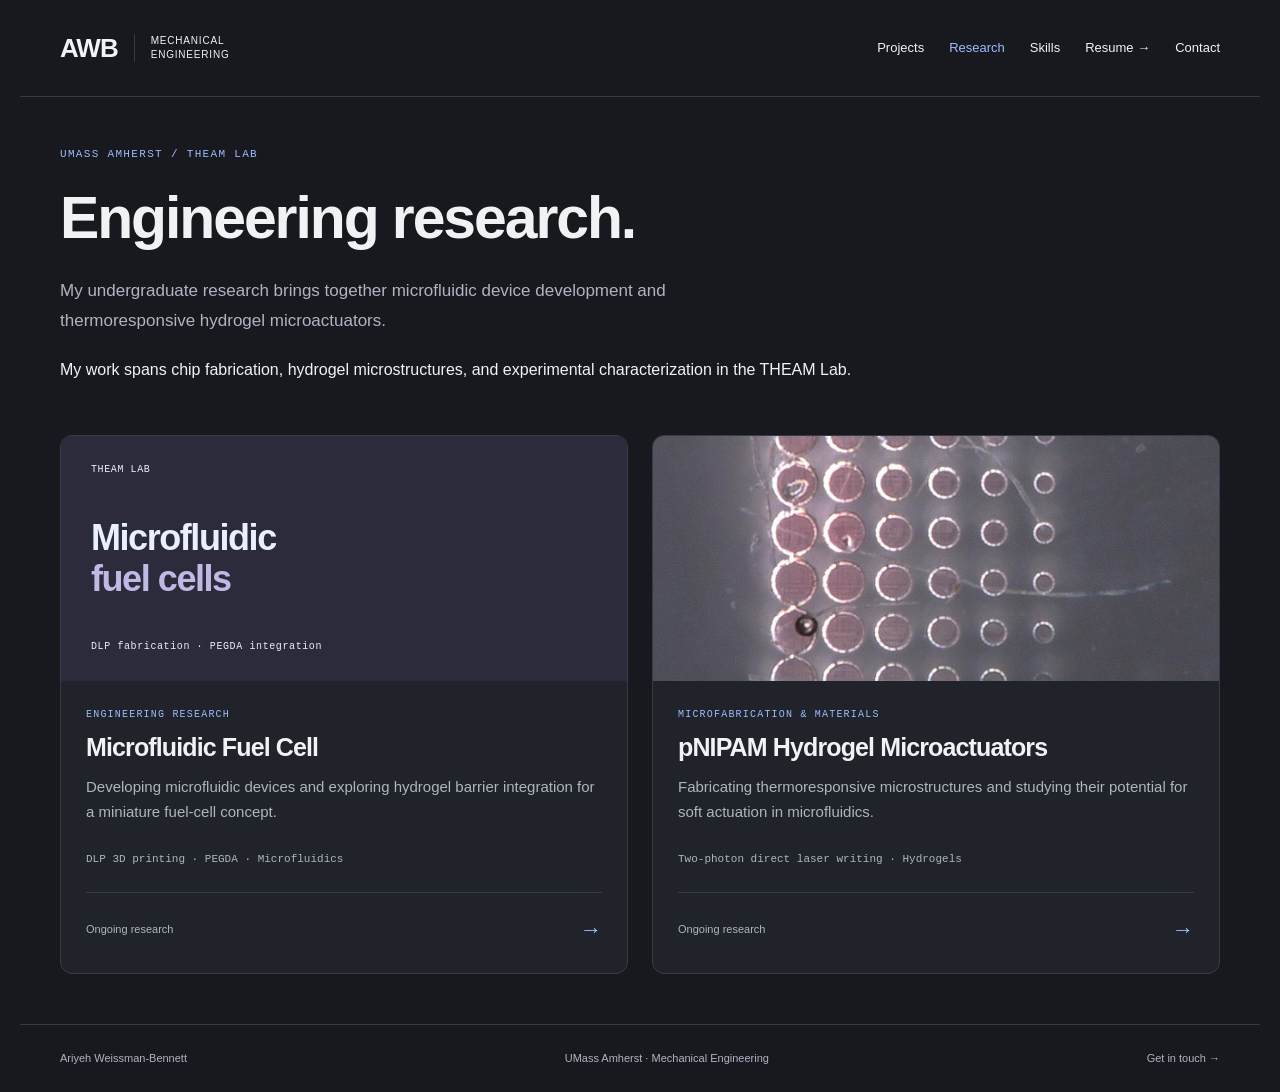
<file: research.html>
<!doctype html>
<html lang="en"><head><meta charset="utf-8"><meta name="viewport" content="width=device-width,initial-scale=1"><meta name="description" content="Engineering projects and research by Ariyeh Weissman-Bennett, a fourth-year Mechanical Engineering student at UMass Amherst."><title>Research | Ariyeh Weissman-Bennett</title><link rel="stylesheet" href="styles.css?v=3"><link rel="icon" href="favicon.svg" type="image/svg+xml"></head><body><a class="skip" href="#main">Skip to content</a><header><a class="brand" href="index.html">AWB<span>Mechanical Engineering</span></a><nav aria-label="Main navigation"><a href="projects.html">Projects</a><a href="research.html" aria-current="page">Research</a><a href="index.html#skills">Skills</a><a href="ariyeh-weissman-bennett-resume.pdf">Resume →</a><a href="index.html#contact">Contact</a></nav></header><main id="main"><section class="page-title"><p class="eyebrow">UMass Amherst / THEAM Lab</p><h1>Engineering research.</h1><p class="intro">My undergraduate research brings together microfluidic device development and thermoresponsive hydrogel microactuators.</p><p>My work spans chip fabrication, hydrogel microstructures, and experimental characterization in the THEAM Lab.</p></section><section class="section project-list"><div class="project-grid"><a class="project-row" href="microfluidic-fuel-cell.html"><div class="card-visual model-visual fluid-visual"><span class="visual-label">THEAM LAB</span><strong>Microfluidic<br><span>fuel cells</span></strong><span class="visual-foot">DLP fabrication · PEGDA integration</span></div><div class="card-body"><div><span class="eyebrow">Engineering research</span><h3>Microfluidic Fuel Cell</h3><p>Developing microfluidic devices and exploring hydrogel barrier integration for a miniature fuel-cell concept.</p><span class="tags">DLP 3D printing · PEGDA · Microfluidics</span></div><div class="row-end"><span class="status">Ongoing research</span><span class="arrow" aria-hidden="true">→</span></div></div></a><a class="project-row" href="pnipam-hydrogel-microactuators.html"><div class="card-visual"><img src="pnipam-hydrogel.png" alt="pNIPAM hydrogel microstructures" loading="lazy"></div><div class="card-body"><div><span class="eyebrow">Microfabrication & materials</span><h3>pNIPAM Hydrogel Microactuators</h3><p>Fabricating thermoresponsive microstructures and studying their potential for soft actuation in microfluidics.</p><span class="tags">Two-photon direct laser writing · Hydrogels</span></div><div class="row-end"><span class="status">Ongoing research</span><span class="arrow" aria-hidden="true">→</span></div></div></a></div></section></main><footer><span>Ariyeh Weissman-Bennett</span><span>UMass Amherst · Mechanical Engineering</span><a href="mailto:ariyeh18@gmail.com">Get in touch →</a></footer></body></html>
</file>
<file: styles.css>
:root{--ink:#f1f2f4;--muted:#aeb5c1;--paper:#17191e;--surface:#20232a;--line:#363b45;--accent:#9dbbff}*{box-sizing:border-box}html{scroll-behavior:smooth;scroll-padding-top:32px}body{margin:0;background:var(--paper);color:var(--ink);font:16px/1.7 Arial,Helvetica,sans-serif}a{color:inherit;text-decoration:none}a:hover{color:var(--accent)}a:focus-visible{outline:3px solid var(--accent);outline-offset:5px}header,main,footer{max-width:1240px;margin:auto}header{display:flex;justify-content:space-between;align-items:center;padding:26px 40px;gap:24px;border-bottom:1px solid var(--line)}.brand{display:flex;align-items:center;gap:16px;font-size:26px;font-weight:800;letter-spacing:-1px}.brand span{border-left:1px solid var(--line);padding-left:16px;font-size:10px;line-height:1.4;letter-spacing:.08em;text-transform:uppercase;max-width:110px;font-weight:400}nav{display:flex;flex-wrap:wrap;gap:25px;font-size:13px}nav a[aria-current=page]{color:var(--accent)}main{padding:0 40px}h1,h2,h3,p,figure{margin-top:0}h1,h2,h3{letter-spacing:-.035em;line-height:1.16;font-weight:600}h1{font-size:clamp(38px,4.6vw,62px);margin-bottom:24px}h2{font-size:34px;margin-bottom:20px}h3{font-size:23px;margin-bottom:14px}p{margin-bottom:20px}.eyebrow{font:11px/1.7 'Courier New',monospace;text-transform:uppercase;letter-spacing:.12em;color:var(--accent);margin-bottom:20px}.hero{display:grid;grid-template-columns:1.25fr 1fr;align-items:center;gap:60px;padding:64px 0}.hero h1{font-size:clamp(37px,4vw,55px)}.hero-subtitle{display:block;font-size:27px;font-weight:400;line-height:1.35;color:var(--muted);margin-top:24px;letter-spacing:-.02em}.intro{font-size:17px;line-height:1.75;max-width:720px;color:var(--muted)}.hero-figure{margin:0}.hero-figure img{width:100%;aspect-ratio:1.1;object-fit:cover;border-radius:12px}.hero-figure figcaption{display:flex;flex-wrap:wrap;gap:8px;justify-content:space-between;margin-top:12px;font-size:10px}.hero-figure figcaption span{letter-spacing:.07em}.buttons{display:flex;flex-wrap:wrap;gap:24px;align-items:center;margin-top:28px;font-size:14px}.button{display:inline-flex;justify-content:space-between;gap:24px;align-items:center;background:var(--accent);color:#17191e;border-radius:6px;padding:13px 20px;font-weight:600}.button:hover{background:#bdd0ff;color:#17191e}.text-link{border-bottom:1px solid var(--muted)}.section{padding:50px 0;border-top:1px solid var(--line)}.section-heading{max-width:720px;margin-bottom:28px}.section-heading p:last-child{color:var(--muted)}.section-heading h2 br{display:none}.project-grid{display:grid;grid-template-columns:repeat(2,minmax(0,1fr));gap:24px}.project-row{display:flex;flex-direction:column;overflow:hidden;border:1px solid var(--line);border-radius:12px;background:var(--surface);transition:border-color .15s,transform .15s}.project-row:hover{color:var(--ink);border-color:var(--accent);transform:translateY(-3px)}.card-visual{height:245px;background:#30343c;overflow:hidden}.card-visual img{width:100%;height:100%;object-fit:cover;display:block}.model-visual{padding:26px 30px;display:flex;flex-direction:column;justify-content:space-between;background:#252e40;color:#e8efff}.model-visual strong{font-size:36px;line-height:1.15;letter-spacing:-.04em}.model-visual strong span{color:#a4b9e9}.visual-label,.visual-foot{font:10px/1.6 'Courier New',monospace;letter-spacing:.06em}.fluid-visual{background:#2c2b3c}.fluid-visual strong span{color:#c0b9e4}.card-body{padding:25px;display:flex;flex-direction:column;flex:1}.card-body>div:first-child{flex:1}.project-row .eyebrow{display:block;margin-bottom:10px;font-size:10px}.project-row h3{font-size:25px;margin-bottom:12px}.project-row p{font-size:15px;color:var(--muted);margin-bottom:18px}.tags{font:11px/1.8 'Courier New',monospace;color:var(--muted)}.row-end{display:flex;justify-content:space-between;align-items:center;gap:15px;border-top:1px solid var(--line);padding-top:18px;margin-top:22px}.status{font-size:11px;color:var(--muted)}.arrow{font-size:22px;color:var(--accent)}.skills-grid{display:grid;grid-template-columns:repeat(3,1fr);gap:30px}.skills-grid h3{font-size:20px}.skills-grid p{font-size:14px;color:var(--muted)}.about{display:grid;grid-template-columns:1fr 1.25fr;gap:0 65px}.about>.eyebrow{grid-column:1/-1}.about>div{color:var(--muted)}.contact{padding-bottom:60px}.contact>p{color:var(--muted)}footer{display:flex;justify-content:space-between;gap:20px;padding:24px 40px;border-top:1px solid var(--line);font-size:11px;color:var(--muted)}.page-title{padding:48px 0 32px;max-width:960px}.back{display:block;font-size:12px;color:var(--muted);margin-bottom:24px}.meta{display:flex;flex-wrap:wrap;gap:10px;margin:22px 0 14px;font-size:12px}.meta span{padding:7px 12px;border:1px solid var(--line);border-radius:5px;background:var(--surface)}.project-list{border:0;padding-top:0}.project-image{margin:0 0 32px;max-width:900px}.project-image img{width:100%;height:auto;border-radius:10px}figcaption{font-size:12px;color:var(--muted)}main>figure{max-width:760px!important;margin-bottom:32px!important}main>figure img{border-radius:10px!important}section[aria-label="Wrench project images"]{display:grid;grid-template-columns:1fr 1fr;gap:24px;margin-bottom:36px!important;align-items:start}section[aria-label="Wrench project images"] figure{margin:0!important}section[aria-label="Wrench project images"] img{border-radius:8px!important;object-fit:contain;width:100%}.case-layout{display:block;padding-bottom:32px}.case-layout aside{display:flex;flex-wrap:wrap;align-items:center;gap:12px 24px;border-top:1px solid var(--line);border-bottom:1px solid var(--line);padding:18px 0;margin-bottom:32px;font-size:12px}.case-layout aside .eyebrow{margin:0;font-size:10px}.case-layout article{max-width:920px;margin:0 auto}.case-layout article section{padding:28px 0;border-bottom:1px solid var(--line);scroll-margin-top:24px}.case-layout article section:last-child{border:0}.case-layout article h2{font-size:27px}.case-layout article p,.case-layout li{color:var(--muted)}.case-layout article h3{font-size:20px}.contribution-grid{display:grid;grid-template-columns:1fr 1fr;gap:24px;margin-top:28px}.contribution-grid>div{padding:24px;background:var(--surface);border-top:2px solid var(--accent);border-radius:0 0 8px 8px}.contribution-grid p{font-size:15px;margin:0}li{padding-left:6px;margin-bottom:12px}ol{padding-left:22px}.table-wrap{overflow-x:auto;margin:25px 0}table{width:100%;border-collapse:collapse;font-size:13px;min-width:500px;text-align:left}caption{text-align:left;margin-bottom:12px;color:var(--muted);font-size:12px}th,td{padding:12px;border-bottom:1px solid var(--line)}thead{background:var(--surface)}.skip{position:absolute;top:-100px;padding:12px;background:var(--surface);z-index:10}.skip:focus{top:0}@media(max-width:800px){header,footer{padding-left:24px;padding-right:24px}main{padding:0 24px}.hero{gap:28px}.hero h1{font-size:37px}.hero-subtitle{font-size:23px}.card-visual{height:220px}.card-body{padding:20px}.skills-grid{gap:20px}.about{gap:0 32px}nav{gap:16px}}@media(max-width:600px){header{flex-wrap:wrap;padding:20px}nav{width:100%;gap:18px;font-size:12px}main{padding:0 20px}.hero{grid-template-columns:1fr;padding:40px 0}.hero h1{font-size:39px}.hero-figure img{aspect-ratio:1.5}.project-grid,.skills-grid,.about,.contribution-grid{grid-template-columns:1fr}.card-visual{height:230px}.section{padding:36px 0}.page-title{padding:36px 0 26px}h1{font-size:37px}h2{font-size:29px}footer{flex-direction:column;gap:8px;padding:22px 20px}section[aria-label="Wrench project images"]{grid-template-columns:1fr}.case-layout aside{gap:12px 18px}.case-layout aside .eyebrow{width:100%}}@media(prefers-reduced-motion:reduce){html{scroll-behavior:auto}*{transition:none!important}}@media print{header,footer,.buttons,.case-layout aside,.skip{display:none}body{background:white;color:black}.project-grid,.case-layout,.hero{display:block}.project-row{break-inside:avoid}main{padding:0}a,p{color:black!important}}
</file>
